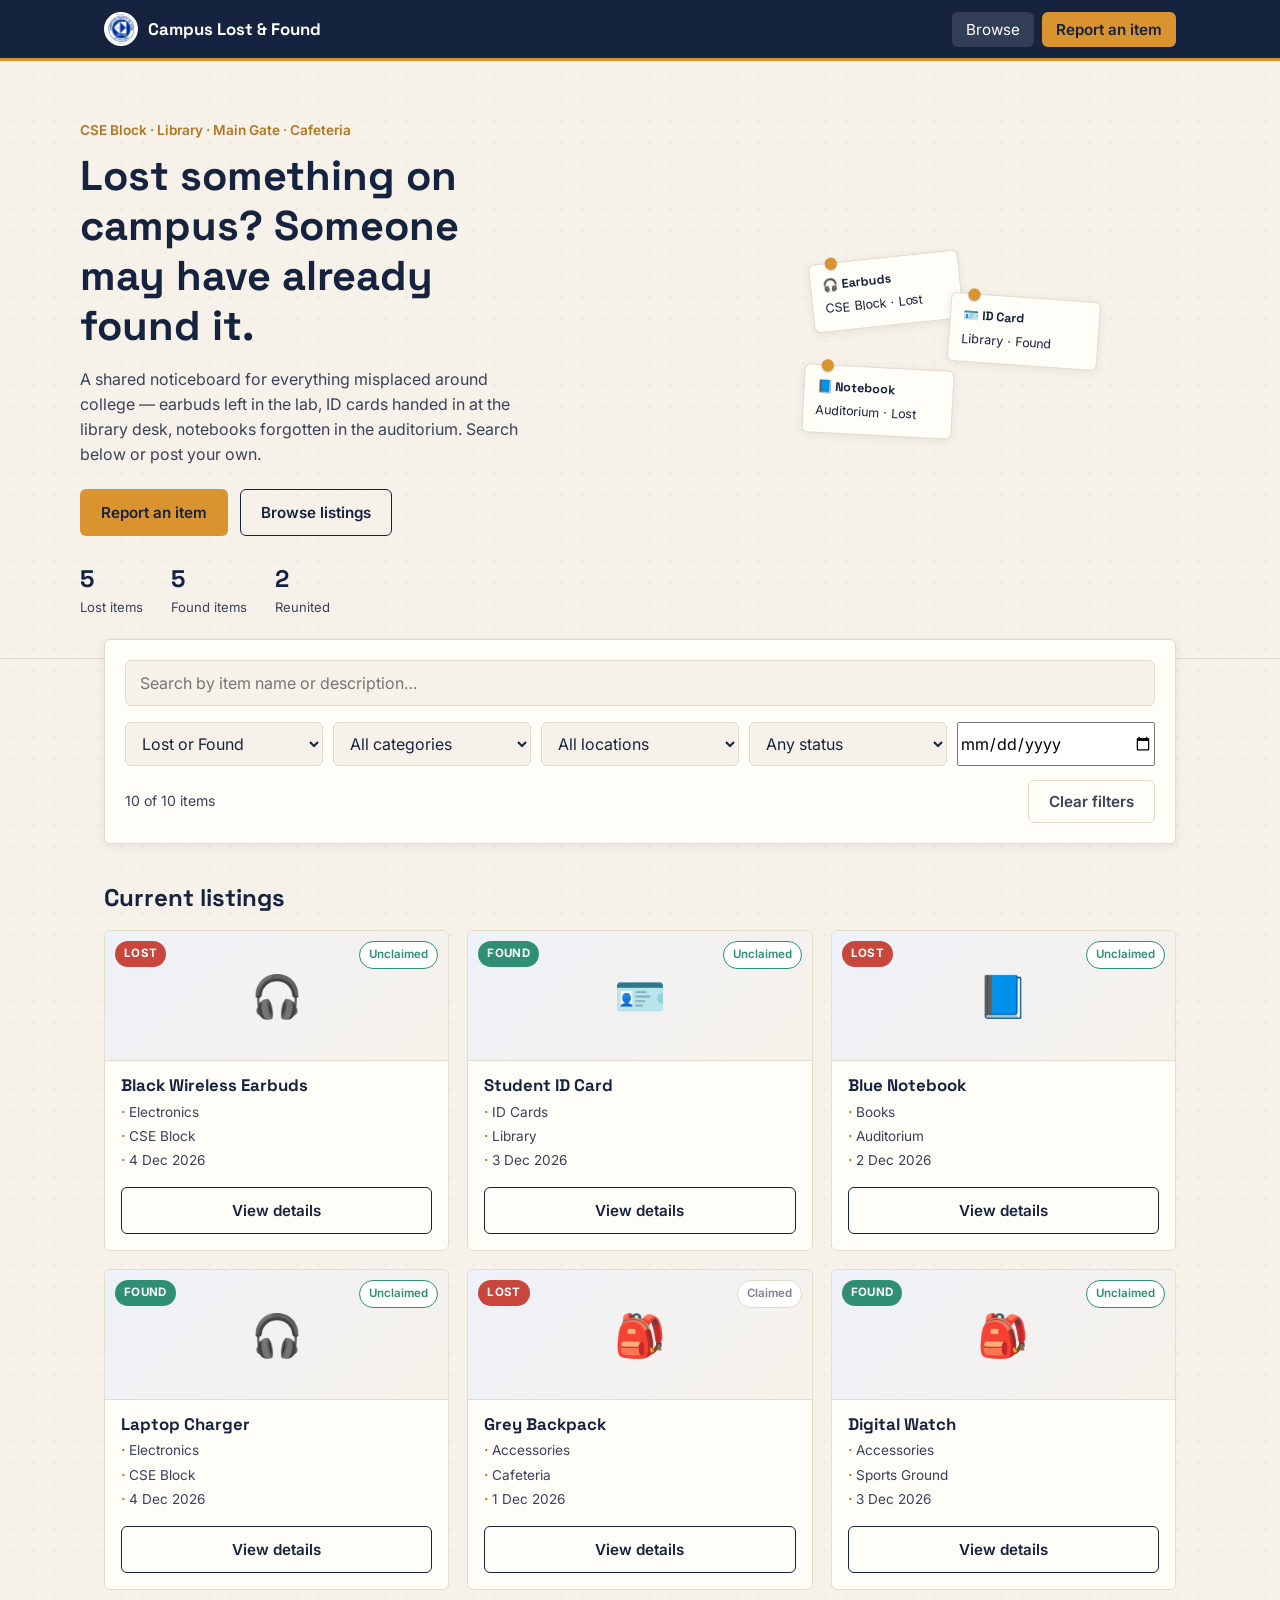
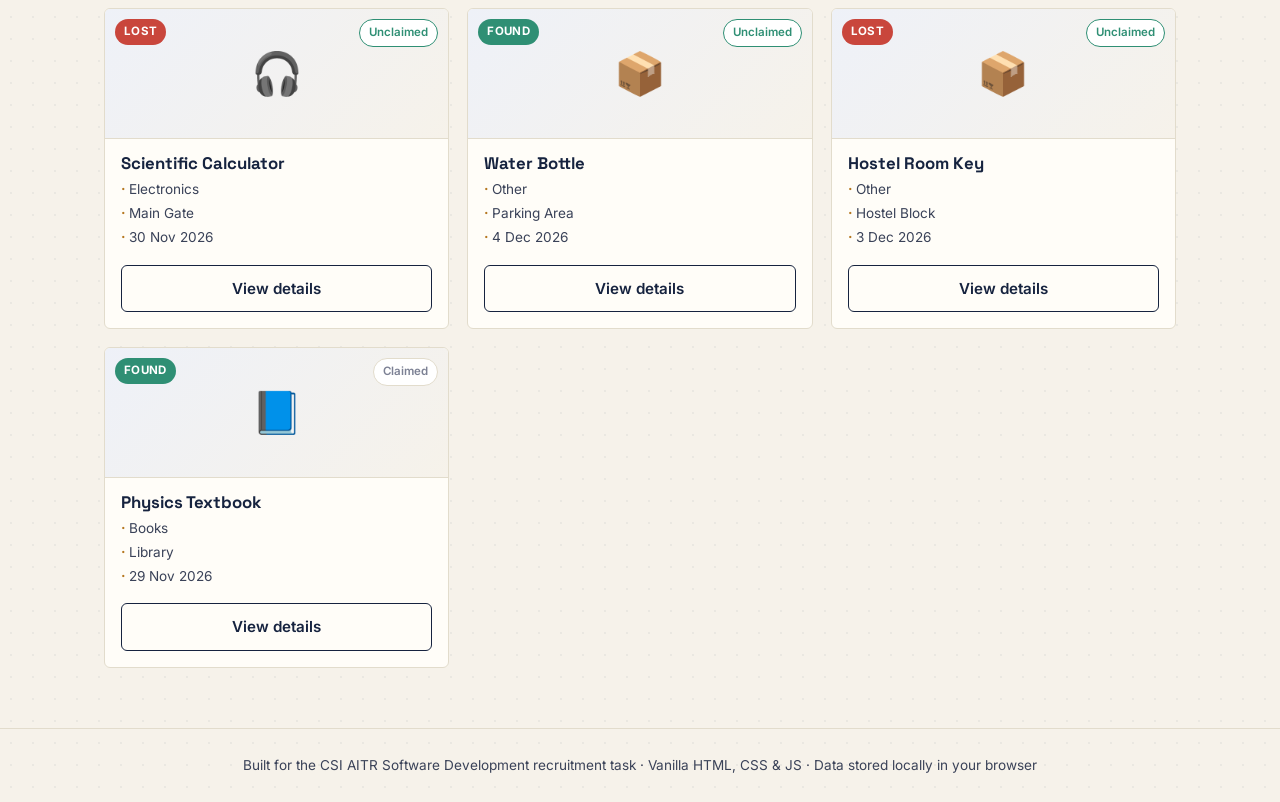
<file: index.html>
<!DOCTYPE html>
<html lang="en">
<head>
  <meta charset="UTF-8" />
  <meta name="viewport" content="width=device-width, initial-scale=1.0" />
  <title>Campus Lost &amp; Found — Browse Items</title>
  <meta name="description" content="Report and find lost or found items around campus." />
  <link rel="preconnect" href="https://fonts.googleapis.com" />
  <link href="https://fonts.googleapis.com/css2?family=Space+Grotesk:wght@500;600;700&family=Inter:wght@400;500;600&display=swap" rel="stylesheet" />
  <link rel="stylesheet" href="style.css" />
</head>
<body>

  <nav class="navbar">
    <div class="nav-inner">
      <a class="brand" href="index.html">
        <img src="preview.webp" alt="Computer Society of India logo" />
        <span class="brand-text">
          <strong>Campus Lost &amp; Found</strong>
          
        </span>
      </a>
      <button class="nav-toggle" aria-label="Toggle menu">☰</button>
      <ul class="nav-links">
        <li><a href="index.html" class="active">Browse</a></li>
        <li><a href="report.html" class="nav-cta">Report an item</a></li>
      </ul>
    </div>
  </nav>

  <header class="hero">
    <div class="hero-inner">
      <div>
        <span class="hero-eyebrow">CSE Block · Library · Main Gate · Cafeteria</span>
        <h1>Lost something on campus? Someone may have already found it.</h1>
        <p class="lede">
          A shared noticeboard for everything misplaced around college — earbuds left in
          the lab, ID cards handed in at the library desk, notebooks forgotten in the
          auditorium. Search below or post your own.
        </p>
        <div class="hero-actions">
          <a href="report.html" class="btn btn-primary">Report an item</a>
          <a href="#browse" class="btn btn-outline">Browse listings</a>
        </div>
        <div class="stat-row">
          <div class="stat"><strong id="statLost">0</strong><span>Lost items</span></div>
          <div class="stat"><strong id="statFound">0</strong><span>Found items</span></div>
          <div class="stat"><strong id="statClaimed">0</strong><span>Reunited</span></div>
        </div>
      </div>
      <div class="pinboard" aria-hidden="true">
        <div class="pin-card c1"><strong>🎧 Earbuds</strong>CSE Block · Lost</div>
        <div class="pin-card c2"><strong>🪪 ID Card</strong>Library · Found</div>
        <div class="pin-card c3"><strong>📘 Notebook</strong>Auditorium · Lost</div>
      </div>
    </div>
  </header>

  <section class="toolbar" id="browse">
    <div class="toolbar-card">
      <div class="search-row">
        <input type="search" id="searchInput" placeholder="Search by item name or description…" aria-label="Search items" />
      </div>
      <div class="filter-grid">
        <select id="typeFilter" aria-label="Filter by lost or found">
          <option value="">Lost or Found</option>
          <option value="lost">Lost</option>
          <option value="found">Found</option>
        </select>
        <select id="categoryFilter" aria-label="Filter by category">
          <option value="">All categories</option>
          <option>Electronics</option>
          <option>ID Cards</option>
          <option>Books</option>
          <option>Accessories</option>
          <option>Other</option>
        </select>
        <select id="locationFilter" aria-label="Filter by location">
          <option value="">All locations</option>
        </select>
        <select id="statusFilter" aria-label="Filter by status">
          <option value="">Any status</option>
          <option value="unclaimed">Unclaimed</option>
          <option value="claimed">Claimed</option>
        </select>
        <input type="date" id="dateFilter" aria-label="Filter by date" />
      </div>
      <div class="filter-footer">
        <span id="resultCount">Loading…</span>
        <button class="btn btn-ghost" id="clearFiltersBtn" type="button">Clear filters</button>
      </div>
    </div>
  </section>

  <main class="container">
    <div class="section-title">
      <h2>Current listings</h2>
    </div>
    <div class="item-grid" id="itemGrid">
      <!-- Cards injected by script.js -->
    </div>
  </main>

  <footer>
    Built for the CSI AITR Software Development recruitment task · Vanilla HTML, CSS &amp; JS · Data stored locally in your browser
  </footer>

  <script src="script.js"></script>
</body>
</html>
</file>
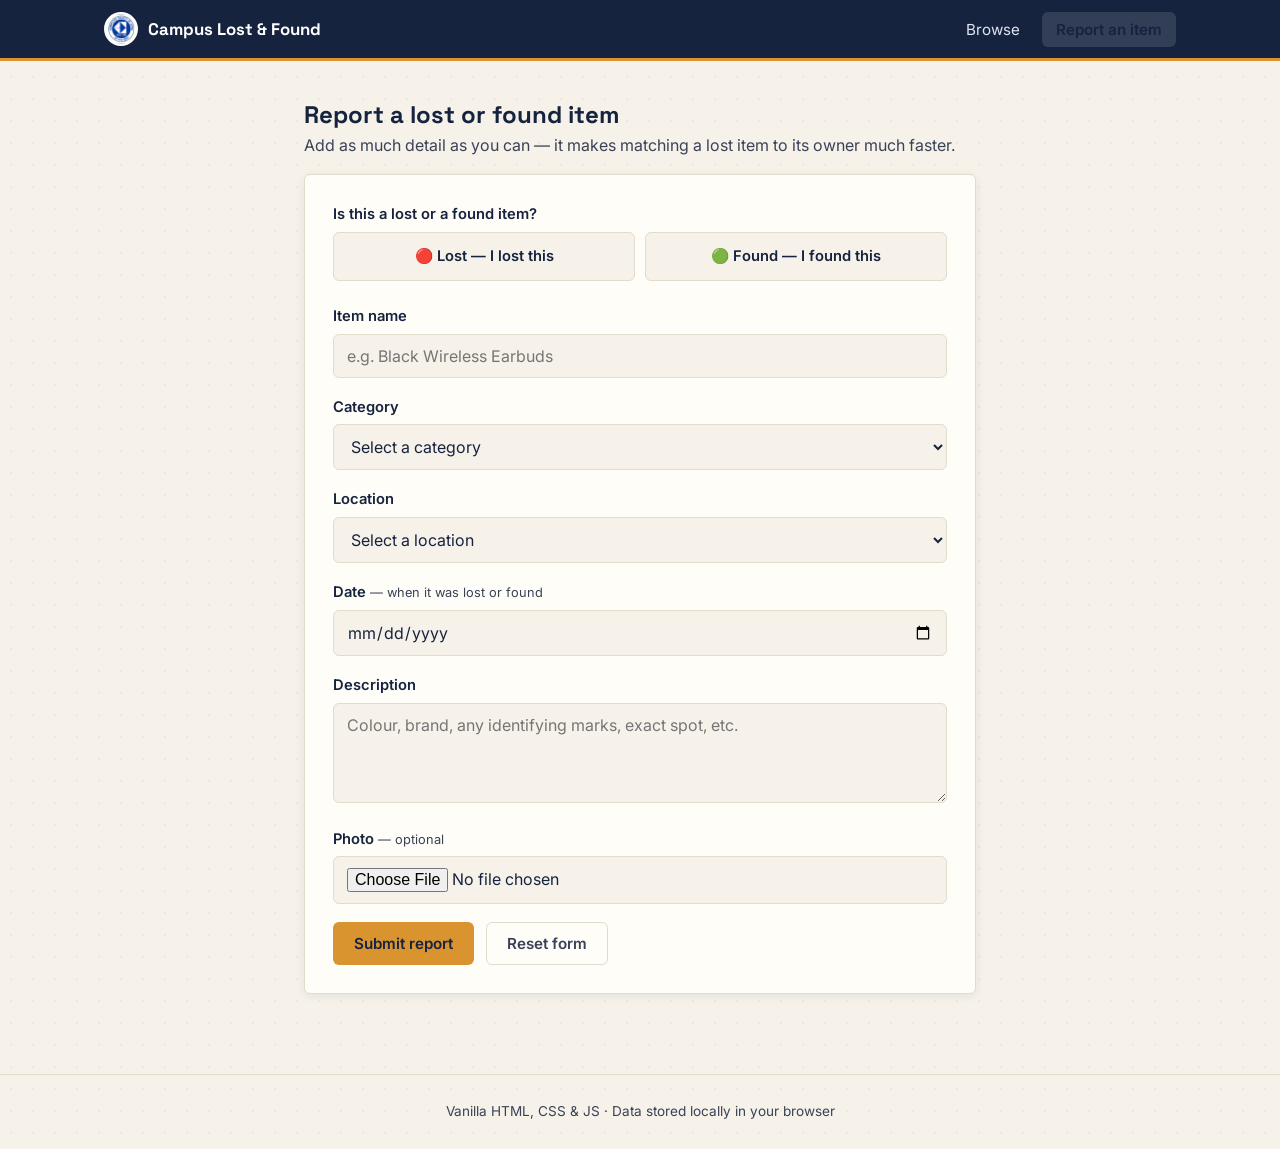
<file: report.html>
<!DOCTYPE html>
<html lang="en">
<head>
  <meta charset="UTF-8" />
  <meta name="viewport" content="width=device-width, initial-scale=1.0" />
  <title>Report an Item — Campus Lost &amp; Found</title>
  <link rel="preconnect" href="https://fonts.googleapis.com" />
  <link href="https://fonts.googleapis.com/css2?family=Space+Grotesk:wght@500;600;700&family=Inter:wght@400;500;600&display=swap" rel="stylesheet" />
  <link rel="stylesheet" href="style.css" />
</head>
<body>

  <nav class="navbar">
    <div class="nav-inner">
      <a class="brand" href="index.html">
        <img src="preview.webp" alt="Computer Society of India logo" />
        <span class="brand-text">
          <strong>Campus Lost &amp; Found</strong>
        </span>
      </a>
      <button class="nav-toggle" aria-label="Toggle menu">☰</button>
      <ul class="nav-links">
        <li><a href="index.html">Browse</a></li>
        <li><a href="report.html" class="active nav-cta">Report an item</a></li>
      </ul>
    </div>
  </nav>

  <main class="form-page">
    <h2>Report a lost or found item</h2>
    <p style="color:var(--ink-soft); margin-top:-6px;">
      Add as much detail as you can — it makes matching a lost item to its owner much faster.
    </p>

    <form class="form-card" id="reportForm" novalidate>
      <div class="field">
        <label>Is this a lost or a found item?</label>
        <div class="type-toggle">
          <label>
            <input type="radio" name="itemType" value="lost" />
            <span>🔴 Lost — I lost this</span>
          </label>
          <label>
            <input type="radio" name="itemType" value="found" />
            <span>🟢 Found — I found this</span>
          </label>
        </div>
        <div class="field-error" id="typeToggleError" style="display:none;">Choose one option.</div>
      </div>

      <div class="field">
        <label for="f-name">Item name</label>
        <input type="text" id="f-name" name="name" placeholder="e.g. Black Wireless Earbuds" />
        <div class="field-error"></div>
      </div>

      <div class="field">
        <label for="f-category">Category</label>
        <select id="f-category" name="category">
          <option value="">Select a category</option>
          <option>Electronics</option>
          <option>ID Cards</option>
          <option>Books</option>
          <option>Accessories</option>
          <option>Other</option>
        </select>
        <div class="field-error"></div>
      </div>

      <div class="field">
        <label for="f-location">Location</label>
        <select id="f-location" name="location">
          <option value="">Select a location</option>
        </select>
        <div class="field-error"></div>
      </div>

      <div class="field">
        <label for="f-date">Date <span class="hint">— when it was lost or found</span></label>
        <input type="date" id="f-date" name="date" />
        <div class="field-error"></div>
      </div>

      <div class="field">
        <label for="f-description">Description</label>
        <textarea id="f-description" name="description" placeholder="Colour, brand, any identifying marks, exact spot, etc."></textarea>
        <div class="field-error"></div>
      </div>

      <div class="field">
        <label for="f-image">Photo <span class="hint">— optional</span></label>
        <input type="file" id="f-image" name="image" accept="image/*" />
      </div>

      <div class="form-actions">
        <button type="submit" class="btn btn-primary">Submit report</button>
        <button type="reset" class="btn btn-ghost">Reset form</button>
      </div>
    </form>
  </main>

  <footer>
    Vanilla HTML, CSS &amp; JS · Data stored locally in your browser
  </footer>

  <script src="script.js"></script>
</body>
</html>
</file>
<file: style.css>
/* ============================================================
   Campus Lost & Found — Stylesheet
   Design concept: a digital version of the noticeboard outside
   the CSE block — index-card items, a torn-paper hero, and a
   navy/paper palette instead of generic SaaS blue-and-white.
   ============================================================ */

:root {
  /* Color tokens */
  --ink: #16233f;          /* navy — headers, nav, primary text on light */
  --ink-soft: #3a4258;     /* secondary text */
  --paper: #f6f2ea;        /* warm paper background */
  --paper-raised: #fffdf8; /* card surface, slightly lighter than page */
  --line: #e2dccc;         /* hairline borders on paper */
  --amber: #d9932f;        /* accent — CTAs, focus, highlights */
  --amber-dark: #b5761f;
  --lost: #c9463c;         /* lost tag / status */
  --found: #2f8f74;        /* found tag / status */
  --claimed: #7c8194;      /* claimed / neutral status */
  --shadow: 0 2px 10px rgba(22, 35, 63, 0.08);
  --shadow-hover: 0 8px 24px rgba(22, 35, 63, 0.14);

  /* Type */
  --font-head: "Space Grotesk", "Segoe UI", sans-serif;
  --font-body: "Inter", "Segoe UI", sans-serif;

  --radius: 6px;
}

* { box-sizing: border-box; }

html { scroll-behavior: smooth; }

body {
  margin: 0;
  font-family: var(--font-body);
  background: var(--paper);
  color: var(--ink);
  line-height: 1.55;
  background-image:
    radial-gradient(circle, rgba(22,35,63,0.05) 1px, transparent 1px);
  background-size: 22px 22px;
}

h1, h2, h3, h4 {
  font-family: var(--font-head);
  color: var(--ink);
  margin: 0 0 0.4em;
  line-height: 1.2;
}

a { color: inherit; }

img { max-width: 100%; display: block; }

button, input, select, textarea {
  font-family: inherit;
  font-size: 1rem;
}

:focus-visible {
  outline: 3px solid var(--amber);
  outline-offset: 2px;
}

.container {
  max-width: 1120px;
  margin: 0 auto;
  padding: 0 24px;
}

/* ---------------- Navbar ---------------- */
.navbar {
  position: sticky;
  top: 0;
  z-index: 50;
  background: var(--ink);
  color: #fff;
  border-bottom: 3px solid var(--amber);
}

.nav-inner {
  display: flex;
  align-items: center;
  justify-content: space-between;
  gap: 16px;
  padding: 12px 24px;
  max-width: 1120px;
  margin: 0 auto;
}

.brand {
  display: flex;
  align-items: center;
  gap: 10px;
  text-decoration: none;
  color: #fff;
}

.brand img {
  height: 34px;
  width: 34px;
  border-radius: 50%;
  background: #fff;
  padding: 2px;
}

.brand-text {
  display: flex;
  flex-direction: column;
  line-height: 1.1;
}

.brand-text strong {
  font-family: var(--font-head);
  font-size: 1.05rem;
}

.brand-text span {
  font-size: 0.72rem;
  color: #c9d0e0;
  letter-spacing: 0.02em;
}

.nav-links {
  display: flex;
  gap: 8px;
  list-style: none;
  margin: 0;
  padding: 0;
}

.nav-links a {
  text-decoration: none;
  color: #dfe4f0;
  padding: 8px 14px;
  border-radius: var(--radius);
  font-size: 0.95rem;
  transition: background 0.15s ease, color 0.15s ease;
}

.nav-links a:hover,
.nav-links a.active {
  background: rgba(255, 255, 255, 0.12);
  color: #fff;
}

.nav-cta {
  background: var(--amber);
  color: var(--ink) !important;
  font-weight: 600;
}

.nav-cta:hover {
  background: #ecab4c !important;
}

.nav-toggle {
  display: none;
  background: none;
  border: none;
  color: #fff;
  font-size: 1.5rem;
  cursor: pointer;
}

/* ---------------- Hero ---------------- */
.hero {
  padding: 56px 24px 40px;
  text-align: left;
  border-bottom: 1px solid var(--line);
}

.hero-inner {
  max-width: 1120px;
  margin: 0 auto;
  display: grid;
  grid-template-columns: 1.2fr 0.8fr;
  gap: 40px;
  align-items: center;
}

.hero-eyebrow {
  display: inline-block;
  font-size: 0.85rem;
  color: var(--amber-dark);
  font-weight: 600;
  margin-bottom: 10px;
}

.hero h1 {
  font-size: clamp(1.8rem, 4vw, 2.6rem);
  max-width: 16ch;
}

.hero p.lede {
  color: var(--ink-soft);
  max-width: 46ch;
  margin-bottom: 22px;
}

.hero-actions {
  display: flex;
  gap: 12px;
  flex-wrap: wrap;
  margin-bottom: 24px;
}

.stat-row {
  display: flex;
  gap: 28px;
  flex-wrap: wrap;
}

.stat {
  display: flex;
  flex-direction: column;
}

.stat strong {
  font-family: var(--font-head);
  font-size: 1.5rem;
  color: var(--ink);
}

.stat span {
  font-size: 0.82rem;
  color: var(--ink-soft);
}

/* pinboard graphic — small stacked notice cards, subject-appropriate hero art */
.pinboard {
  position: relative;
  height: 220px;
}

.pin-card {
  position: absolute;
  width: 150px;
  background: var(--paper-raised);
  border: 1px solid var(--line);
  border-radius: var(--radius);
  padding: 12px;
  box-shadow: var(--shadow);
  font-size: 0.78rem;
}

.pin-card::before {
  content: "";
  position: absolute;
  top: -6px;
  left: 16px;
  width: 12px;
  height: 12px;
  border-radius: 50%;
  background: var(--amber);
  box-shadow: 0 1px 2px rgba(0,0,0,0.3);
}

.pin-card strong {
  display: block;
  font-family: var(--font-head);
  margin-bottom: 4px;
}

.pin-card.c1 { top: 0; left: 10%; transform: rotate(-6deg); }
.pin-card.c2 { top: 40px; left: 42%; transform: rotate(4deg); z-index: 2; }
.pin-card.c3 { top: 110px; left: 8%; transform: rotate(3deg); }

/* ---------------- Buttons ---------------- */
.btn {
  display: inline-flex;
  align-items: center;
  gap: 8px;
  padding: 11px 20px;
  border-radius: var(--radius);
  border: 1px solid transparent;
  font-weight: 600;
  font-size: 0.95rem;
  cursor: pointer;
  text-decoration: none;
  transition: transform 0.12s ease, box-shadow 0.12s ease, background 0.15s ease;
}

.btn:active { transform: translateY(1px); }

.btn-primary {
  background: var(--amber);
  color: var(--ink);
}
.btn-primary:hover { background: #ecab4c; box-shadow: var(--shadow); }

.btn-outline {
  background: transparent;
  border-color: var(--ink);
  color: var(--ink);
}
.btn-outline:hover { background: var(--ink); color: #fff; }

.btn-ghost {
  background: transparent;
  color: var(--ink-soft);
  border-color: var(--line);
}
.btn-ghost:hover { border-color: var(--ink-soft); color: var(--ink); }

.btn-danger {
  background: var(--lost);
  color: #fff;
}
.btn-danger:hover { background: #a83a31; }

.btn-block { width: 100%; justify-content: center; }

/* ---------------- Toolbar / filters ---------------- */
.toolbar {
  max-width: 1120px;
  margin: -20px auto 0;
  padding: 0 24px 32px;
}

.toolbar-card {
  background: var(--paper-raised);
  border: 1px solid var(--line);
  border-radius: var(--radius);
  box-shadow: var(--shadow);
  padding: 20px;
}

.search-row {
  display: flex;
  gap: 10px;
  margin-bottom: 16px;
}

.search-row input[type="search"] {
  flex: 1;
  padding: 12px 14px;
  border: 1px solid var(--line);
  border-radius: var(--radius);
  background: var(--paper);
}

.filter-grid {
  display: grid;
  grid-template-columns: repeat(5, 1fr);
  gap: 10px;
}

.filter-grid select {
  padding: 10px 12px;
  border: 1px solid var(--line);
  border-radius: var(--radius);
  background: var(--paper);
  color: var(--ink);
}

.filter-footer {
  display: flex;
  justify-content: space-between;
  align-items: center;
  margin-top: 14px;
  font-size: 0.88rem;
  color: var(--ink-soft);
}

/* ---------------- Item grid & cards ---------------- */
.section-title {
  display: flex;
  justify-content: space-between;
  align-items: baseline;
  margin: 8px 0 18px;
}

.section-title h2 { margin: 0; }
.section-title span { color: var(--ink-soft); font-size: 0.9rem; }

.item-grid {
  display: grid;
  grid-template-columns: repeat(auto-fill, minmax(260px, 1fr));
  gap: 18px;
  padding-bottom: 60px;
}

.item-card {
  background: var(--paper-raised);
  border: 1px solid var(--line);
  border-radius: var(--radius);
  overflow: hidden;
  display: flex;
  flex-direction: column;
  transition: box-shadow 0.15s ease, transform 0.15s ease;
}

.item-card:hover {
  box-shadow: var(--shadow-hover);
  transform: translateY(-3px);
}

.card-media {
  position: relative;
  height: 130px;
  background: linear-gradient(135deg, #eef1f8, #f6f2ea);
  display: flex;
  align-items: center;
  justify-content: center;
  font-size: 2.6rem;
  border-bottom: 1px solid var(--line);
}

.tag {
  position: absolute;
  top: 10px;
  left: 10px;
  font-size: 0.72rem;
  font-weight: 700;
  text-transform: uppercase;
  letter-spacing: 0.03em;
  padding: 4px 9px;
  border-radius: 100px;
  color: #fff;
}

.tag.lost { background: var(--lost); }
.tag.found { background: var(--found); }

.badge {
  position: absolute;
  top: 10px;
  right: 10px;
  font-size: 0.72rem;
  font-weight: 600;
  padding: 4px 9px;
  border-radius: 100px;
  background: #fff;
  border: 1px solid var(--line);
  color: var(--ink-soft);
}

.badge.claimed { color: var(--claimed); }
.badge.unclaimed { color: var(--found); border-color: var(--found); }

.card-body {
  padding: 14px 16px 16px;
  display: flex;
  flex-direction: column;
  gap: 6px;
  flex: 1;
}

.card-body h3 {
  font-size: 1.05rem;
  margin: 0;
}

.card-meta {
  font-size: 0.85rem;
  color: var(--ink-soft);
  display: flex;
  flex-direction: column;
  gap: 3px;
}

.card-meta span::before {
  content: "· ";
  color: var(--amber-dark);
  font-weight: 700;
}

.card-footer {
  margin-top: auto;
  padding-top: 10px;
}

.empty-state {
  grid-column: 1 / -1;
  text-align: center;
  padding: 60px 20px;
  color: var(--ink-soft);
}

.empty-state h3 { color: var(--ink); }

/* ---------------- Forms ---------------- */
.form-page {
  max-width: 720px;
  margin: 0 auto;
  padding: 40px 24px 80px;
}

.form-card {
  background: var(--paper-raised);
  border: 1px solid var(--line);
  border-radius: var(--radius);
  box-shadow: var(--shadow);
  padding: 28px;
}

.field {
  margin-bottom: 18px;
}

.field label {
  display: block;
  font-weight: 600;
  margin-bottom: 6px;
  font-size: 0.92rem;
}

.field .hint {
  font-size: 0.8rem;
  color: var(--ink-soft);
  font-weight: 400;
}

.field input,
.field select,
.field textarea {
  width: 100%;
  padding: 11px 13px;
  border: 1px solid var(--line);
  border-radius: var(--radius);
  background: var(--paper);
  color: var(--ink);
}

.field textarea { min-height: 100px; resize: vertical; }

.field.error input,
.field.error select,
.field.error textarea {
  border-color: var(--lost);
}

.field-error {
  color: var(--lost);
  font-size: 0.82rem;
  margin-top: 5px;
  display: none;
}

.field.error .field-error { display: block; }

.type-toggle {
  display: flex;
  gap: 10px;
}

.type-toggle label {
  flex: 1;
  border: 1px solid var(--line);
  border-radius: var(--radius);
  padding: 12px;
  text-align: center;
  cursor: pointer;
  font-weight: 600;
  background: var(--paper);
}

.type-toggle input { display: none; }

.type-toggle input:checked + span {
  color: var(--ink);
}

.type-toggle label:has(input:checked) {
  border-color: var(--amber);
  background: #fbeed7;
}

.form-actions {
  display: flex;
  gap: 12px;
  margin-top: 6px;
}

.toast {
  position: fixed;
  bottom: 24px;
  left: 50%;
  transform: translateX(-50%) translateY(20px);
  background: var(--ink);
  color: #fff;
  padding: 13px 22px;
  border-radius: var(--radius);
  box-shadow: var(--shadow-hover);
  opacity: 0;
  pointer-events: none;
  transition: opacity 0.2s ease, transform 0.2s ease;
  z-index: 100;
  font-size: 0.92rem;
}

.toast.show {
  opacity: 1;
  transform: translateX(-50%) translateY(0);
  pointer-events: auto;
}

/* ---------------- Item detail page ---------------- */
.detail-page {
  max-width: 860px;
  margin: 0 auto;
  padding: 40px 24px 80px;
}

.back-link {
  display: inline-flex;
  align-items: center;
  gap: 6px;
  color: var(--ink-soft);
  text-decoration: none;
  margin-bottom: 18px;
  font-size: 0.92rem;
}
.back-link:hover { color: var(--ink); }

.detail-card {
  background: var(--paper-raised);
  border: 1px solid var(--line);
  border-radius: var(--radius);
  box-shadow: var(--shadow);
  overflow: hidden;
}

.detail-media {
  height: 220px;
  background: linear-gradient(135deg, #eef1f8, #f6f2ea);
  display: flex;
  align-items: center;
  justify-content: center;
  font-size: 5rem;
  border-bottom: 1px solid var(--line);
  position: relative;
}

.detail-body { padding: 26px; }

.detail-head {
  display: flex;
  justify-content: space-between;
  align-items: flex-start;
  gap: 16px;
  margin-bottom: 14px;
  flex-wrap: wrap;
}

.detail-grid {
  display: grid;
  grid-template-columns: repeat(2, 1fr);
  gap: 14px 24px;
  margin: 20px 0;
  padding: 18px 0;
  border-top: 1px solid var(--line);
  border-bottom: 1px solid var(--line);
}

.detail-grid div span {
  display: block;
  font-size: 0.78rem;
  text-transform: uppercase;
  letter-spacing: 0.04em;
  color: var(--ink-soft);
  margin-bottom: 3px;
}

.detail-actions {
  display: flex;
  gap: 12px;
  margin-top: 20px;
  flex-wrap: wrap;
}

/* ---------------- Footer ---------------- */
footer {
  border-top: 1px solid var(--line);
  padding: 26px 24px;
  text-align: center;
  color: var(--ink-soft);
  font-size: 0.85rem;
}

/* ---------------- Responsive ---------------- */
@media (max-width: 860px) {
  .hero-inner { grid-template-columns: 1fr; }
  .pinboard { display: none; }
  .filter-grid { grid-template-columns: repeat(2, 1fr); }
}

@media (max-width: 720px) {
  .nav-links {
    position: absolute;
    top: 100%;
    left: 0;
    right: 0;
    background: var(--ink);
    flex-direction: column;
    padding: 10px 16px 16px;
    display: none;
  }
  .nav-links.open { display: flex; }
  .nav-toggle { display: block; }
  .detail-grid { grid-template-columns: 1fr; }
}

@media (max-width: 540px) {
  .filter-grid { grid-template-columns: 1fr 1fr; }
  .search-row { flex-direction: column; }
  .type-toggle { flex-direction: column; }
}

@media (prefers-reduced-motion: reduce) {
  * { animation: none !important; transition: none !important; }
}
</file>
